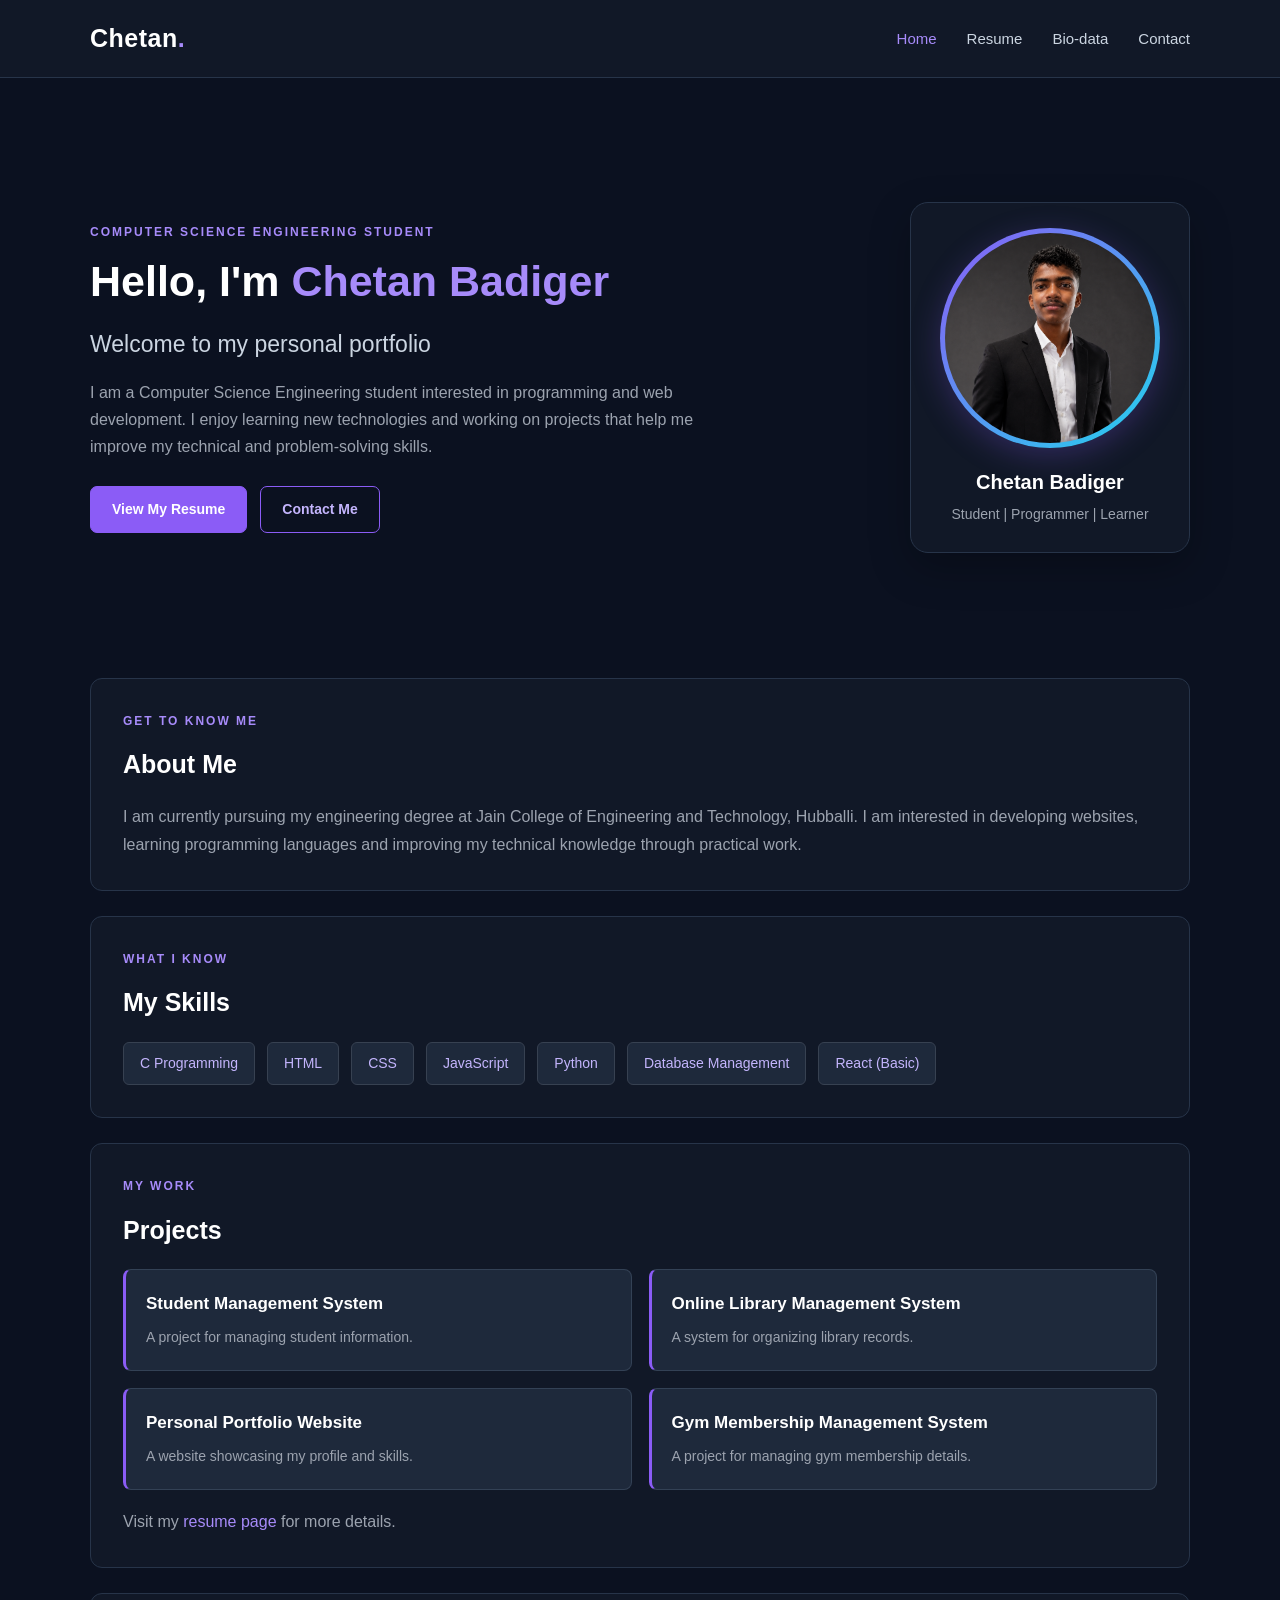
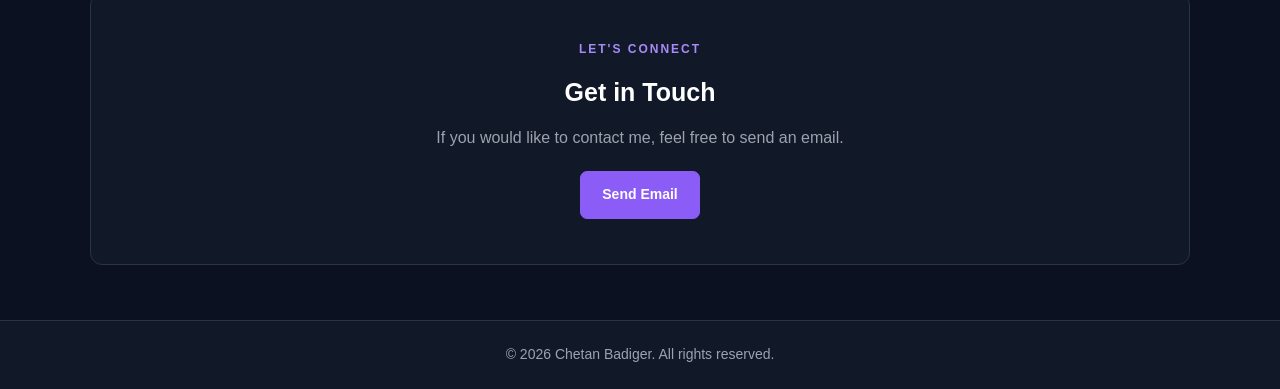
<file: index.html>
<!DOCTYPE html>
<html lang="en">
<head>
    <meta charset="UTF-8">
    <meta name="viewport" content="width=device-width, initial-scale=1.0">
    <meta name="description" content="Personal portfolio of Chetan Badiger, Computer Science Engineering student.">
    <title>Chetan Badiger | Portfolio</title>
    <link rel="stylesheet" href="style.css">
    <script src="script.js" defer></script>
</head>
<body>

    <header>
        <nav class="navbar">
            <a class="logo" href="index.html">Chetan<span>.</span></a>

            <button class="menu-btn" id="menu-btn"
                aria-label="Toggle navigation" aria-expanded="false">
                ☰
            </button>

            <ul class="nav-links" id="nav-links">
                <li><a class="current" href="index.html">Home</a></li>
                <li><a href="resume.html">Resume</a></li>
                <li><a href="biodata.html">Bio-data</a></li>
                <li><a href="mailto:chetanbadiger180@gmail.com">Contact</a></li>
            </ul>
        </nav>
    </header>

    <main>

        <section class="home">
            <div class="home-text">
                <p class="small-heading">COMPUTER SCIENCE ENGINEERING STUDENT</p>

                <h1>Hello, I'm <span>Chetan Badiger</span></h1>

                <h2>Welcome to my personal portfolio</h2>

                <p>
                    I am a Computer Science Engineering student interested
                    in programming and web development. I enjoy learning
                    new technologies and working on projects that help me
                    improve my technical and problem-solving skills.
                </p>

                <div class="home-buttons">
                    <a class="btn" href="resume.html">View My Resume</a>
                    <a class="btn btn-outline" href="mailto:chetanbadiger180@gmail.com">
                        Contact Me
                    </a>
                </div>
            </div>

            <div class="home-image">
                <div class="profile-photo">
                    <img src="profile.png"
                         alt="Portrait of Chetan Badiger">
                </div>
                <h3>Chetan Badiger</h3>
                <p>Student | Programmer | Learner</p>
            </div>
        </section>

        <section class="section">
            <div class="section-heading">
                <p class="small-heading">GET TO KNOW ME</p>
                <h2>About Me</h2>
            </div>

            <p>
                I am currently pursuing my engineering degree at Jain
                College of Engineering and Technology, Hubballi.
                I am interested in developing websites, learning
                programming languages and improving my technical
                knowledge through practical work.
            </p>
        </section>

        <section class="section">
            <div class="section-heading">
                <p class="small-heading">WHAT I KNOW</p>
                <h2>My Skills</h2>
            </div>

            <div class="skills">
                <span>C Programming</span>
                <span>HTML</span>
                <span>CSS</span>
                <span>JavaScript</span>
                <span>Python</span>
                <span>Database Management</span>
                <span>React (Basic)</span>
            </div>
        </section>

        <section class="section">
            <div class="section-heading">
                <p class="small-heading">MY WORK</p>
                <h2>Projects</h2>
            </div>

            <div class="project-list">
                <div class="project-card">
                    <h3>Student Management System</h3>
                    <p>A project for managing student information.</p>
                </div>

                <div class="project-card">
                    <h3>Online Library Management System</h3>
                    <p>A system for organizing library records.</p>
                </div>

                <div class="project-card">
                    <h3>Personal Portfolio Website</h3>
                    <p>A website showcasing my profile and skills.</p>
                </div>

                <div class="project-card">
                    <h3>Gym Membership Management System</h3>
                    <p>A project for managing gym membership details.</p>
                </div>
            </div>

            <p class="note">
                Visit my <a href="resume.html">resume page</a>
                for more details.
            </p>
        </section>

        <section class="contact">
            <p class="small-heading">LET'S CONNECT</p>
            <h2>Get in Touch</h2>
            <p>
                If you would like to contact me, feel free to send an email.
            </p>
            <a class="btn" href="mailto:chetanbadiger180@gmail.com">
                Send Email
            </a>
        </section>

    </main>

    <footer>
        <p>© <span id="year"></span> Chetan Badiger. All rights reserved.</p>
    </footer>

</body>
</html>
</file>
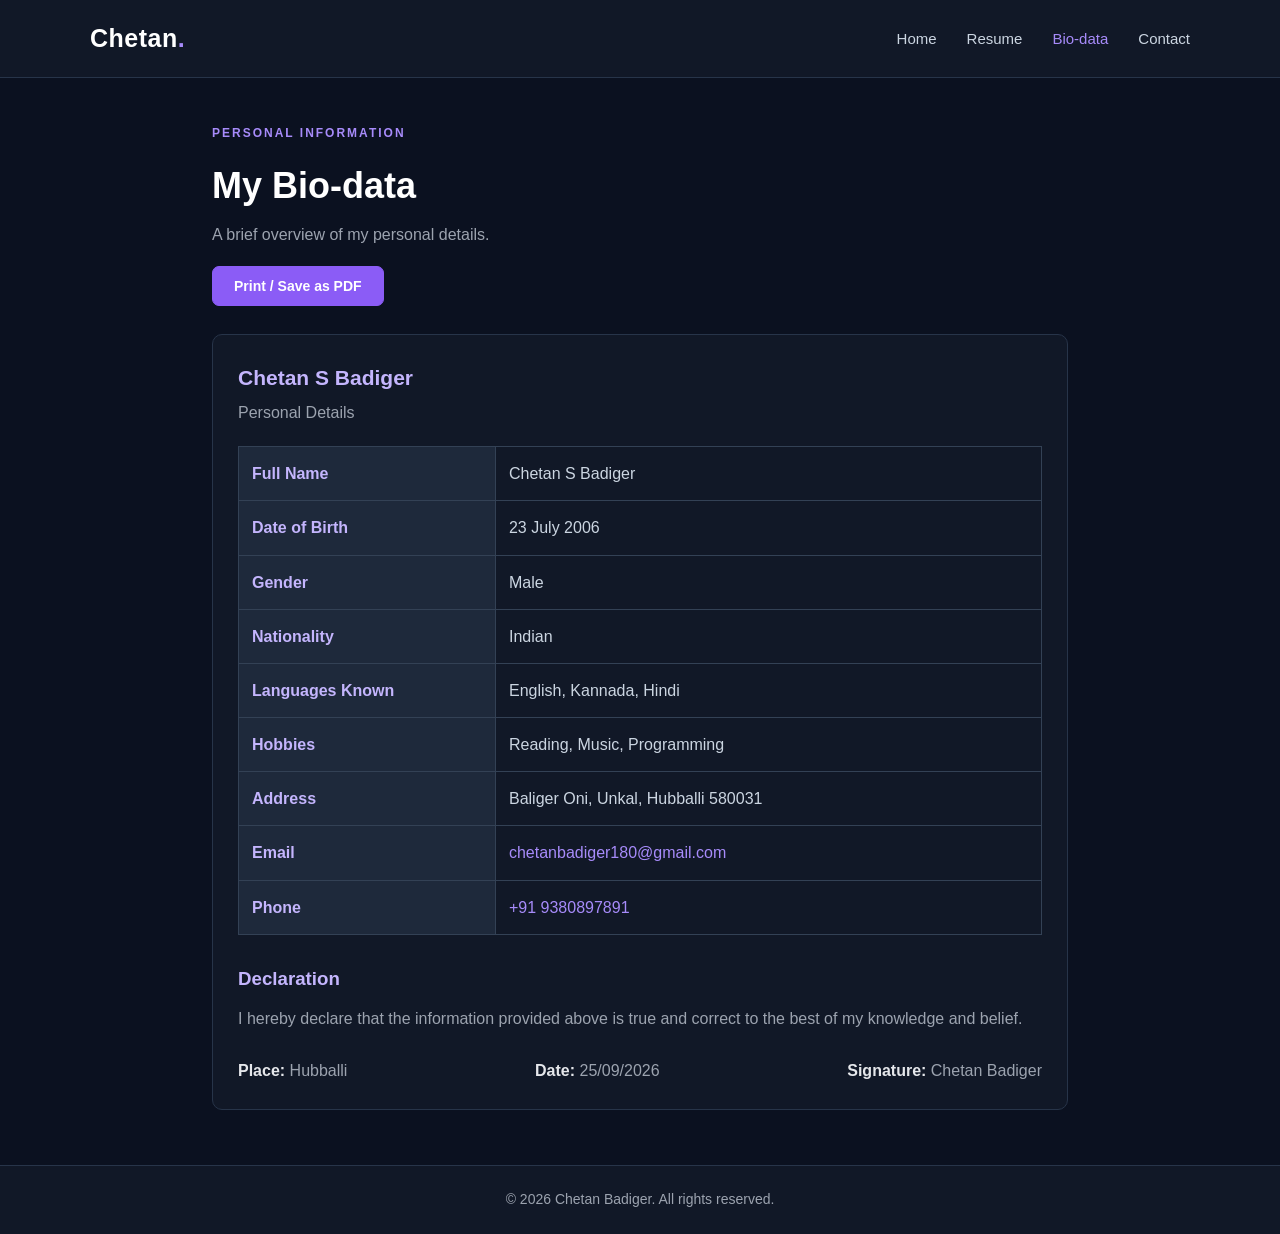
<file: biodata.html>
<!DOCTYPE html>
<html lang="en">
<head>
    <meta charset="UTF-8">
    <meta name="viewport" content="width=device-width, initial-scale=1.0">
    <title>Bio-data | Chetan Badiger</title>
    <link rel="stylesheet" href="style.css">
    <script src="script.js" defer></script>
</head>
<body>

    <header>
        <nav class="navbar">
            <a class="logo" href="index.html">Chetan<span>.</span></a>

            <button class="menu-btn" id="menu-btn"
                aria-label="Toggle navigation" aria-expanded="false">
                ☰
            </button>

            <ul class="nav-links" id="nav-links">
                <li><a href="index.html">Home</a></li>
                <li><a href="resume.html">Resume</a></li>
                <li><a class="current" href="biodata.html">Bio-data</a></li>
                <li><a href="mailto:chetanbadiger180@gmail.com">Contact</a></li>
            </ul>
        </nav>
    </header>

    <main class="page">

        <div class="page-heading">
            <p class="small-heading">PERSONAL INFORMATION</p>
            <h1>My Bio-data</h1>
            <p>A brief overview of my personal details.</p>

            <button class="btn" onclick="window.print()">
                Print / Save as PDF
            </button>
        </div>

        <section class="bio-box">
            <div class="bio-heading">
                <h2>Chetan S Badiger</h2>
                <p>Personal Details</p>
            </div>

            <table>
                <tr>
                    <th>Full Name</th>
                    <td>Chetan S Badiger</td>
                </tr>

                <tr>
                    <th>Date of Birth</th>
                    <td>23 July 2006</td>
                </tr>

                <tr>
                    <th>Gender</th>
                    <td>Male</td>
                </tr>

                <tr>
                    <th>Nationality</th>
                    <td>Indian</td>
                </tr>

                <tr>
                    <th>Languages Known</th>
                    <td>English, Kannada, Hindi</td>
                </tr>

                <tr>
                    <th>Hobbies</th>
                    <td>Reading, Music, Programming</td>
                </tr>

                <tr>
                    <th>Address</th>
                    <td>Baliger Oni, Unkal, Hubballi 580031</td>
                </tr>

                <tr>
                    <th>Email</th>
                    <td>
                        <a href="mailto:chetanbadiger180@gmail.com">
                            chetanbadiger180@gmail.com
                        </a>
                    </td>
                </tr>

                <tr>
                    <th>Phone</th>
                    <td>
                        <a href="tel:+919380897891">
                            +91 9380897891
                        </a>
                    </td>
                </tr>
            </table>

            <div class="declaration">
                <h3>Declaration</h3>

                <p>
                    I hereby declare that the information provided above
                    is true and correct to the best of my knowledge and belief.
                </p>

                <div class="sign-row">
                    <p><strong>Place:</strong> Hubballi</p>
                    <p><strong>Date:</strong> 25/09/2026</p>
                    <p><strong>Signature:</strong> Chetan Badiger</p>
                </div>
            </div>
        </section>

    </main>

    <footer>
        <p>© <span id="year"></span> Chetan Badiger. All rights reserved.</p>
    </footer>

</body>
</html>
</file>
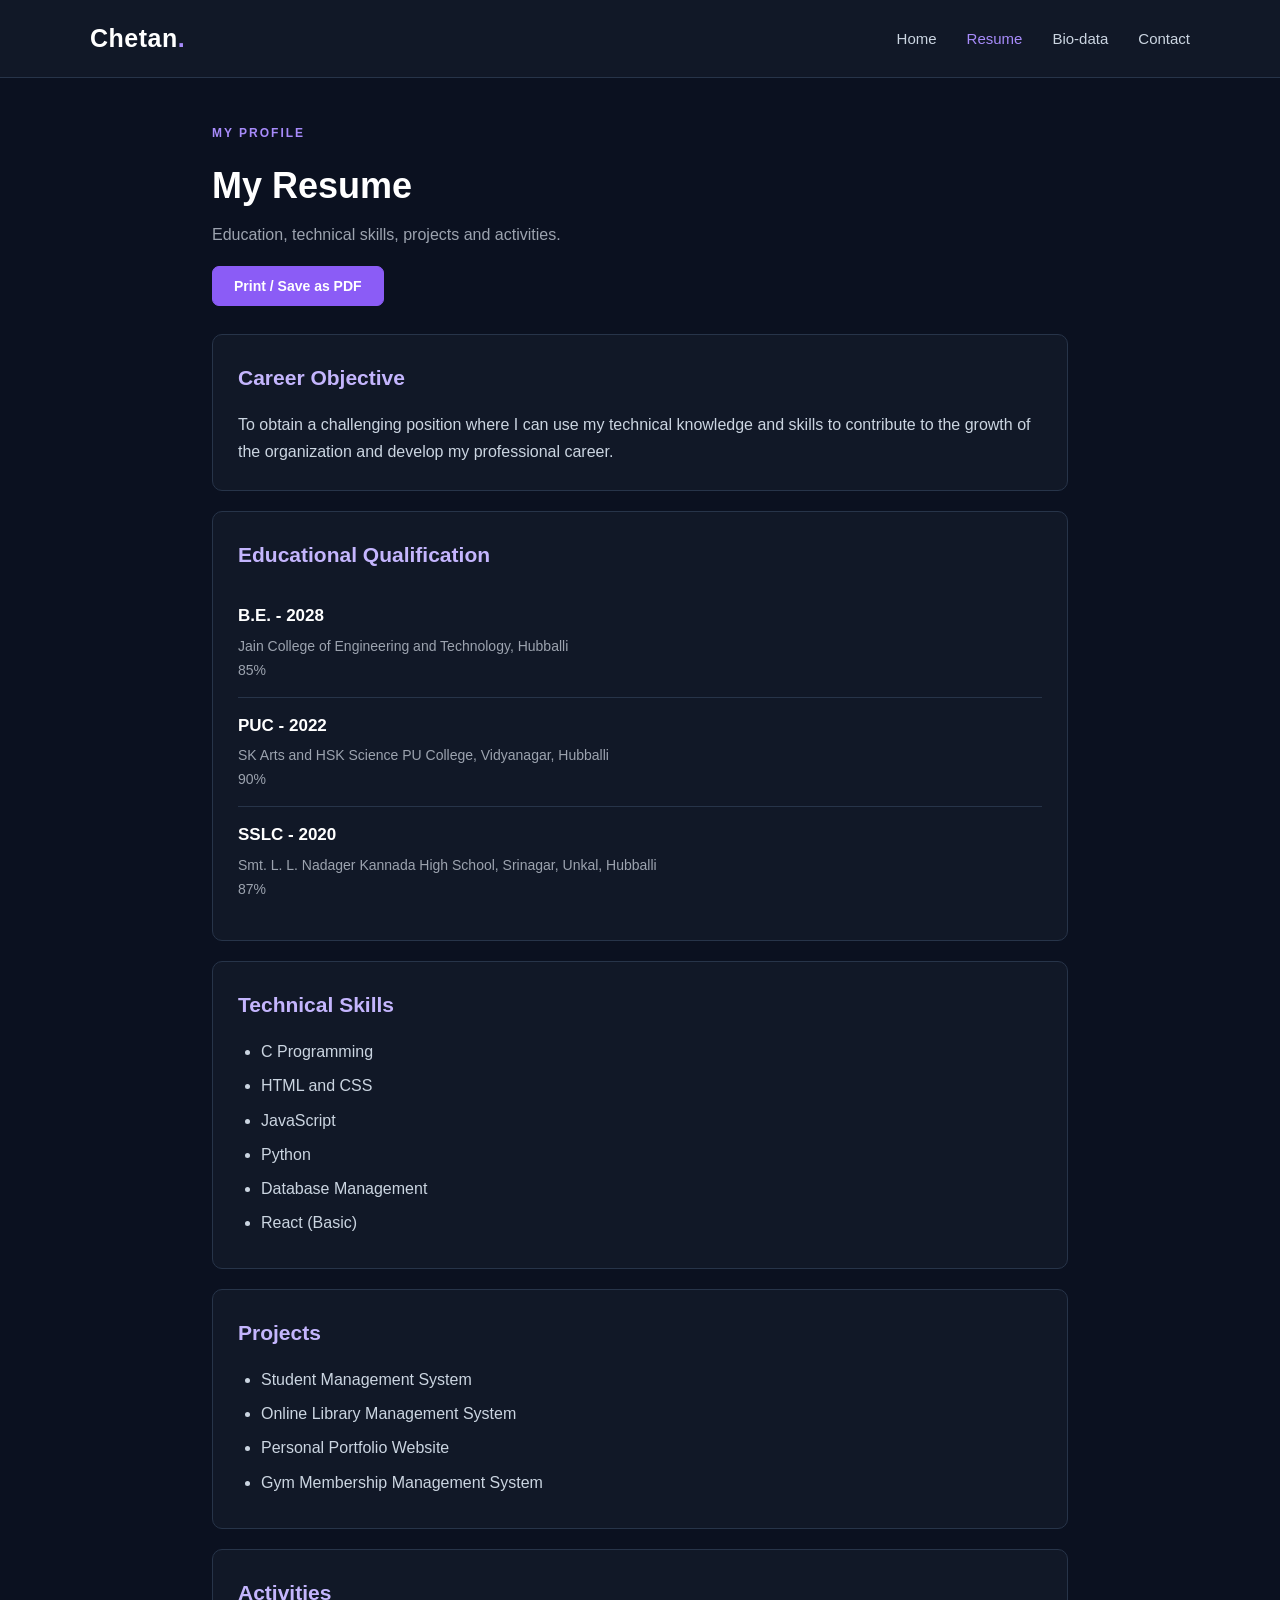
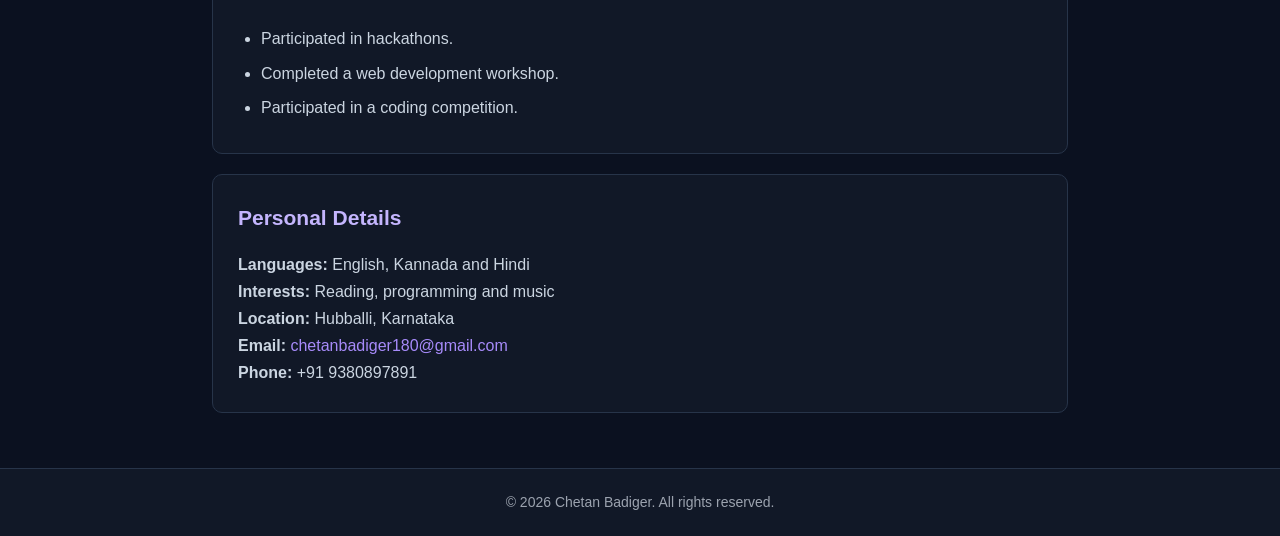
<file: resume.html>
<!DOCTYPE html>
<html lang="en">
<head>
    <meta charset="UTF-8">
    <meta name="viewport" content="width=device-width, initial-scale=1.0">
    <title>Resume | Chetan Badiger</title>
    <link rel="stylesheet" href="style.css">
    <script src="script.js" defer></script>
</head>
<body>

    <header>
        <nav class="navbar">
            <a class="logo" href="index.html">Chetan<span>.</span></a>

            <button class="menu-btn" id="menu-btn"
                aria-label="Toggle navigation" aria-expanded="false">
                ☰
            </button>

            <ul class="nav-links" id="nav-links">
                <li><a href="index.html">Home</a></li>
                <li><a class="current" href="resume.html">Resume</a></li>
                <li><a href="biodata.html">Bio-data</a></li>
                <li><a href="mailto:chetanbadiger180@gmail.com">Contact</a></li>
            </ul>
        </nav>
    </header>

    <main class="page">

        <div class="page-heading">
            <p class="small-heading">MY PROFILE</p>
            <h1>My Resume</h1>
            <p>Education, technical skills, projects and activities.</p>

            <button class="btn" onclick="window.print()">
                Print / Save as PDF
            </button>
        </div>

        <section class="resume-section">
            <h2>Career Objective</h2>
            <p>
                To obtain a challenging position where I can use my
                technical knowledge and skills to contribute to the
                growth of the organization and develop my professional
                career.
            </p>
        </section>

        <section class="resume-section">
            <h2>Educational Qualification</h2>

            <div class="education-item">
                <h3>B.E. - 2028</h3>
                <p>Jain College of Engineering and Technology, Hubballi</p>
                <p>85%</p>
            </div>

            <div class="education-item">
                <h3>PUC - 2022</h3>
                <p>SK Arts and HSK Science PU College, Vidyanagar, Hubballi</p>
                <p>90%</p>
            </div>

            <div class="education-item">
                <h3>SSLC - 2020</h3>
                <p>Smt. L. L. Nadager Kannada High School, Srinagar, Unkal, Hubballi</p>
                <p>87%</p>
            </div>
        </section>

        <section class="resume-section">
            <h2>Technical Skills</h2>
            <ul>
                <li>C Programming</li>
                <li>HTML and CSS</li>
                <li>JavaScript</li>
                <li>Python</li>
                <li>Database Management</li>
                <li>React (Basic)</li>
            </ul>
        </section>

        <section class="resume-section">
            <h2>Projects</h2>
            <ul>
                <li>Student Management System</li>
                <li>Online Library Management System</li>
                <li>Personal Portfolio Website</li>
                <li>Gym Membership Management System</li>
            </ul>
        </section>

        <section class="resume-section">
            <h2>Activities</h2>
            <ul>
                <li>Participated in hackathons.</li>
                <li>Completed a web development workshop.</li>
                <li>Participated in a coding competition.</li>
            </ul>
        </section>

        <section class="resume-section">
            <h2>Personal Details</h2>

            <p><strong>Languages:</strong> English, Kannada and Hindi</p>
            <p><strong>Interests:</strong> Reading, programming and music</p>
            <p><strong>Location:</strong> Hubballi, Karnataka</p>
            <p>
                <strong>Email:</strong>
                <a href="mailto:chetanbadiger180@gmail.com">
                    chetanbadiger180@gmail.com
                </a>
            </p>
            <p><strong>Phone:</strong> +91 9380897891</p>
        </section>

    </main>

    <footer>
        <p>© <span id="year"></span> Chetan Badiger. All rights reserved.</p>
    </footer>

</body>
</html>
</file>
<file: style.css>
/* =========================
   GENERAL STYLING
========================= */

* {
    margin: 0;
    padding: 0;
    box-sizing: border-box;
}

html {
    scroll-behavior: smooth;
}

body {
    font-family: Arial, Helvetica, sans-serif;
    background: #0b1120;
    color: #e5e7eb;
    line-height: 1.7;
}

a {
    color: #a78bfa;
    text-decoration: none;
}

a:hover {
    color: #c4b5fd;
}

button {
    font-family: inherit;
}

/* =========================
   NAVIGATION BAR
========================= */

header {
    background: #111827;
    border-bottom: 1px solid #273449;
    position: sticky;
    top: 0;
    z-index: 100;
}

.navbar {
    max-width: 1150px;
    margin: auto;
    padding: 17px 25px;
    display: flex;
    align-items: center;
    justify-content: space-between;
}

.logo {
    color: #ffffff;
    font-size: 25px;
    font-weight: bold;
    letter-spacing: 0.5px;
}

.logo span {
    color: #a78bfa;
}

.nav-links {
    display: flex;
    align-items: center;
    gap: 30px;
    list-style: none;
}

.nav-links a {
    color: #cbd5e1;
    font-size: 15px;
    transition: 0.3s;
}

.nav-links a:hover,
.nav-links a.current {
    color: #a78bfa;
}

.menu-btn {
    display: none;
    background: none;
    border: none;
    color: white;
    font-size: 27px;
    cursor: pointer;
}

/* =========================
   HOME SECTION
========================= */

.home {
    max-width: 1150px;
    min-height: 530px;
    margin: 35px auto;
    padding: 55px 25px;
    display: flex;
    align-items: center;
    justify-content: space-between;
    gap: 55px;
}

.home-text {
    max-width: 650px;
}

.small-heading {
    color: #a78bfa;
    font-size: 12px;
    font-weight: bold;
    letter-spacing: 2px;
    margin-bottom: 12px;
}

.home-text h1 {
    color: #ffffff;
    font-size: 43px;
    line-height: 1.3;
    margin-bottom: 15px;
}

.home-text h1 span {
    color: #a78bfa;
}

.home-text h2 {
    color: #cbd5e1;
    font-size: 23px;
    font-weight: normal;
    margin-bottom: 15px;
}

.home-text > p:not(.small-heading) {
    color: #9ca3af;
    font-size: 16px;
    margin-bottom: 25px;
}

.home-buttons {
    display: flex;
    flex-wrap: wrap;
    gap: 13px;
}

/* =========================
   PROFILE IMAGE
========================= */

.home-image {
    min-width: 280px;
    text-align: center;
    padding: 25px;
    background: #111827;
    border: 1px solid #273449;
    border-radius: 18px;
    box-shadow: 0 15px 40px rgba(0, 0, 0, 0.25);
}

.profile-photo {
    width: 220px;
    height: 220px;
    margin: auto auto 17px;
    padding: 5px;
    border-radius: 50%;
    background: linear-gradient(135deg, #8b5cf6, #22d3ee);
    box-shadow: 0 8px 30px rgba(139, 92, 246, 0.25);
    overflow: hidden;
}

.profile-photo img {
    width: 100%;
    height: 100%;
    display: block;
    object-fit: cover;
    object-position: center 25%;
    border-radius: 50%;
}

.home-image h3 {
    color: #ffffff;
    font-size: 20px;
    margin-bottom: 4px;
}

.home-image p {
    color: #9ca3af;
    font-size: 14px;
}

/* =========================
   BUTTONS
========================= */

.btn {
    display: inline-block;
    padding: 11px 21px;
    border: 1px solid #8b5cf6;
    border-radius: 7px;
    background: #8b5cf6;
    color: #ffffff;
    font-size: 14px;
    font-weight: bold;
    cursor: pointer;
    transition: 0.3s;
}

.btn:hover {
    background: #7c3aed;
    border-color: #7c3aed;
    color: white;
    transform: translateY(-2px);
}

.btn-outline {
    background: transparent;
    color: #c4b5fd;
}

.btn-outline:hover {
    background: #8b5cf6;
    color: white;
}

/* =========================
   COMMON SECTIONS
========================= */

.section,
.contact {
    max-width: 1100px;
    margin: 25px auto;
    padding: 32px;
    background: #111827;
    border: 1px solid #273449;
    border-radius: 12px;
}

.section-heading {
    margin-bottom: 18px;
}

.section-heading h2,
.contact h2 {
    color: #ffffff;
    font-size: 25px;
}

.section > p {
    color: #9ca3af;
}

/* =========================
   SKILLS
========================= */

.skills {
    display: flex;
    flex-wrap: wrap;
    gap: 12px;
}

.skills span {
    padding: 9px 16px;
    background: #1e293b;
    border: 1px solid #374151;
    border-radius: 6px;
    color: #c4b5fd;
    font-size: 14px;
    transition: 0.3s;
}

.skills span:hover {
    background: #312e81;
    border-color: #8b5cf6;
}

/* =========================
   PROJECTS
========================= */

.project-list {
    display: grid;
    grid-template-columns: repeat(2, 1fr);
    gap: 17px;
}

.project-card {
    padding: 20px;
    background: #1e293b;
    border: 1px solid #334155;
    border-left: 3px solid #8b5cf6;
    border-radius: 8px;
    transition: 0.3s;
}

.project-card:hover {
    transform: translateY(-4px);
    border-color: #8b5cf6;
}

.project-card h3 {
    color: #ffffff;
    font-size: 17px;
    margin-bottom: 7px;
}

.project-card p {
    color: #9ca3af;
    font-size: 14px;
}

.note {
    margin-top: 18px;
    color: #9ca3af;
}

/* =========================
   CONTACT SECTION
========================= */

.contact {
    text-align: center;
    padding: 45px 25px;
}

.contact h2 {
    margin-bottom: 10px;
}

.contact p:not(.small-heading) {
    color: #9ca3af;
    margin-bottom: 20px;
}

/* =========================
   RESUME AND BIO-DATA PAGES
========================= */

.page {
    max-width: 900px;
    min-height: 70vh;
    margin: 45px auto;
    padding: 0 22px;
}

.page-heading {
    margin-bottom: 28px;
}

.page-heading h1 {
    color: #ffffff;
    font-size: 36px;
    margin-bottom: 5px;
}

.page-heading > p:not(.small-heading) {
    color: #9ca3af;
    margin-bottom: 18px;
}

.resume-section,
.bio-box {
    background: #111827;
    border: 1px solid #273449;
    border-radius: 10px;
    padding: 25px;
    margin-bottom: 20px;
}

.resume-section h2,
.bio-box h2 {
    color: #c4b5fd;
    font-size: 21px;
    margin-bottom: 15px;
}

.resume-section p {
    color: #cbd5e1;
}

.education-item {
    padding: 14px 0;
    border-bottom: 1px solid #273449;
}

.education-item:last-child {
    border-bottom: none;
}

.education-item h3 {
    color: #ffffff;
    font-size: 17px;
    margin-bottom: 4px;
}

.education-item p {
    color: #9ca3af;
    font-size: 14px;
}

.resume-section ul {
    padding-left: 23px;
}

.resume-section li {
    color: #cbd5e1;
    margin: 7px 0;
}

/* =========================
   BIO-DATA TABLE
========================= */

.bio-heading {
    margin-bottom: 20px;
}

.bio-heading h2 {
    margin-bottom: 3px;
}

.bio-heading p {
    color: #9ca3af;
}

.bio-box table {
    width: 100%;
    border-collapse: collapse;
}

.bio-box th,
.bio-box td {
    text-align: left;
    padding: 13px;
    border: 1px solid #334155;
}

.bio-box th {
    width: 32%;
    color: #c4b5fd;
    background: #1e293b;
}

.bio-box td {
    color: #cbd5e1;
    overflow-wrap: anywhere;
}

.declaration {
    margin-top: 28px;
}

.declaration h3 {
    color: #c4b5fd;
    margin-bottom: 10px;
}

.declaration p {
    color: #9ca3af;
}

.sign-row {
    display: flex;
    justify-content: space-between;
    flex-wrap: wrap;
    gap: 15px;
    margin-top: 25px;
}

.sign-row strong {
    color: #e5e7eb;
}

/* =========================
   FOOTER
========================= */

footer {
    margin-top: 55px;
    padding: 22px;
    background: #111827;
    border-top: 1px solid #273449;
    text-align: center;
    color: #9ca3af;
    font-size: 14px;
}

/* =========================
   RESPONSIVE DESIGN
========================= */

@media (max-width: 850px) {
    .home {
        gap: 25px;
    }

    .home-text h1 {
        font-size: 35px;
    }

    .home-image {
        min-width: 240px;
    }

    .profile-photo {
        width: 190px;
        height: 190px;
    }

    .section,
    .contact {
        margin-left: 18px;
        margin-right: 18px;
    }
}

@media (max-width: 700px) {
    .navbar {
        flex-wrap: wrap;
        padding: 15px 20px;
    }

    .menu-btn {
        display: block;
    }

    .nav-links {
        display: none;
        width: 100%;
        flex-direction: column;
        align-items: flex-start;
        gap: 15px;
        padding-top: 18px;
    }

    .nav-links.show {
        display: flex;
    }

    .home {
        margin: 15px auto;
        padding: 35px 22px;
        flex-direction: column;
        align-items: stretch;
        text-align: center;
    }

    .home-text h1 {
        font-size: 32px;
    }

    .home-buttons {
        justify-content: center;
    }

    .home-image {
        align-self: center;
        width: 100%;
        max-width: 320px;
    }

    .section,
    .contact {
        margin: 18px 12px;
        padding: 23px 18px;
    }

    .project-list {
        grid-template-columns: 1fr;
    }

    .page {
        margin: 30px auto;
        padding: 0 13px;
    }

    .page-heading h1 {
        font-size: 30px;
    }

    .resume-section,
    .bio-box {
        padding: 18px;
    }

    .bio-box {
        overflow-x: auto;
    }

    .bio-box th,
    .bio-box td {
        padding: 9px;
        font-size: 13px;
    }

    .sign-row {
        flex-direction: column;
    }
}

@media (max-width: 380px) {
    .home-text h1 {
        font-size: 27px;
    }

    .profile-photo {
        width: 170px;
        height: 170px;
    }

    .btn {
        padding: 10px 14px;
        font-size: 13px;
    }
}

/* =========================
   PRINT STYLING
========================= */

@media print {
    body {
        background: white;
        color: black;
    }

    header,
    footer,
    .btn,
    .menu-btn {
        display: none !important;
    }

    .page {
        max-width: 100%;
        margin: 0;
        padding: 0;
    }

    .resume-section,
    .bio-box {
        background: white;
        color: black;
        border: 1px solid #cccccc;
        break-inside: avoid;
    }

    .resume-section h2,
    .bio-box h2,
    .declaration h3,
    .bio-box th {
        color: black;
    }

    .resume-section p,
    .resume-section li,
    .bio-box td,
    .declaration p {
        color: #222222;
    }

    .bio-box th {
        background: #eeeeee;
    }

    a {
        color: black;
    }
}
</file>
